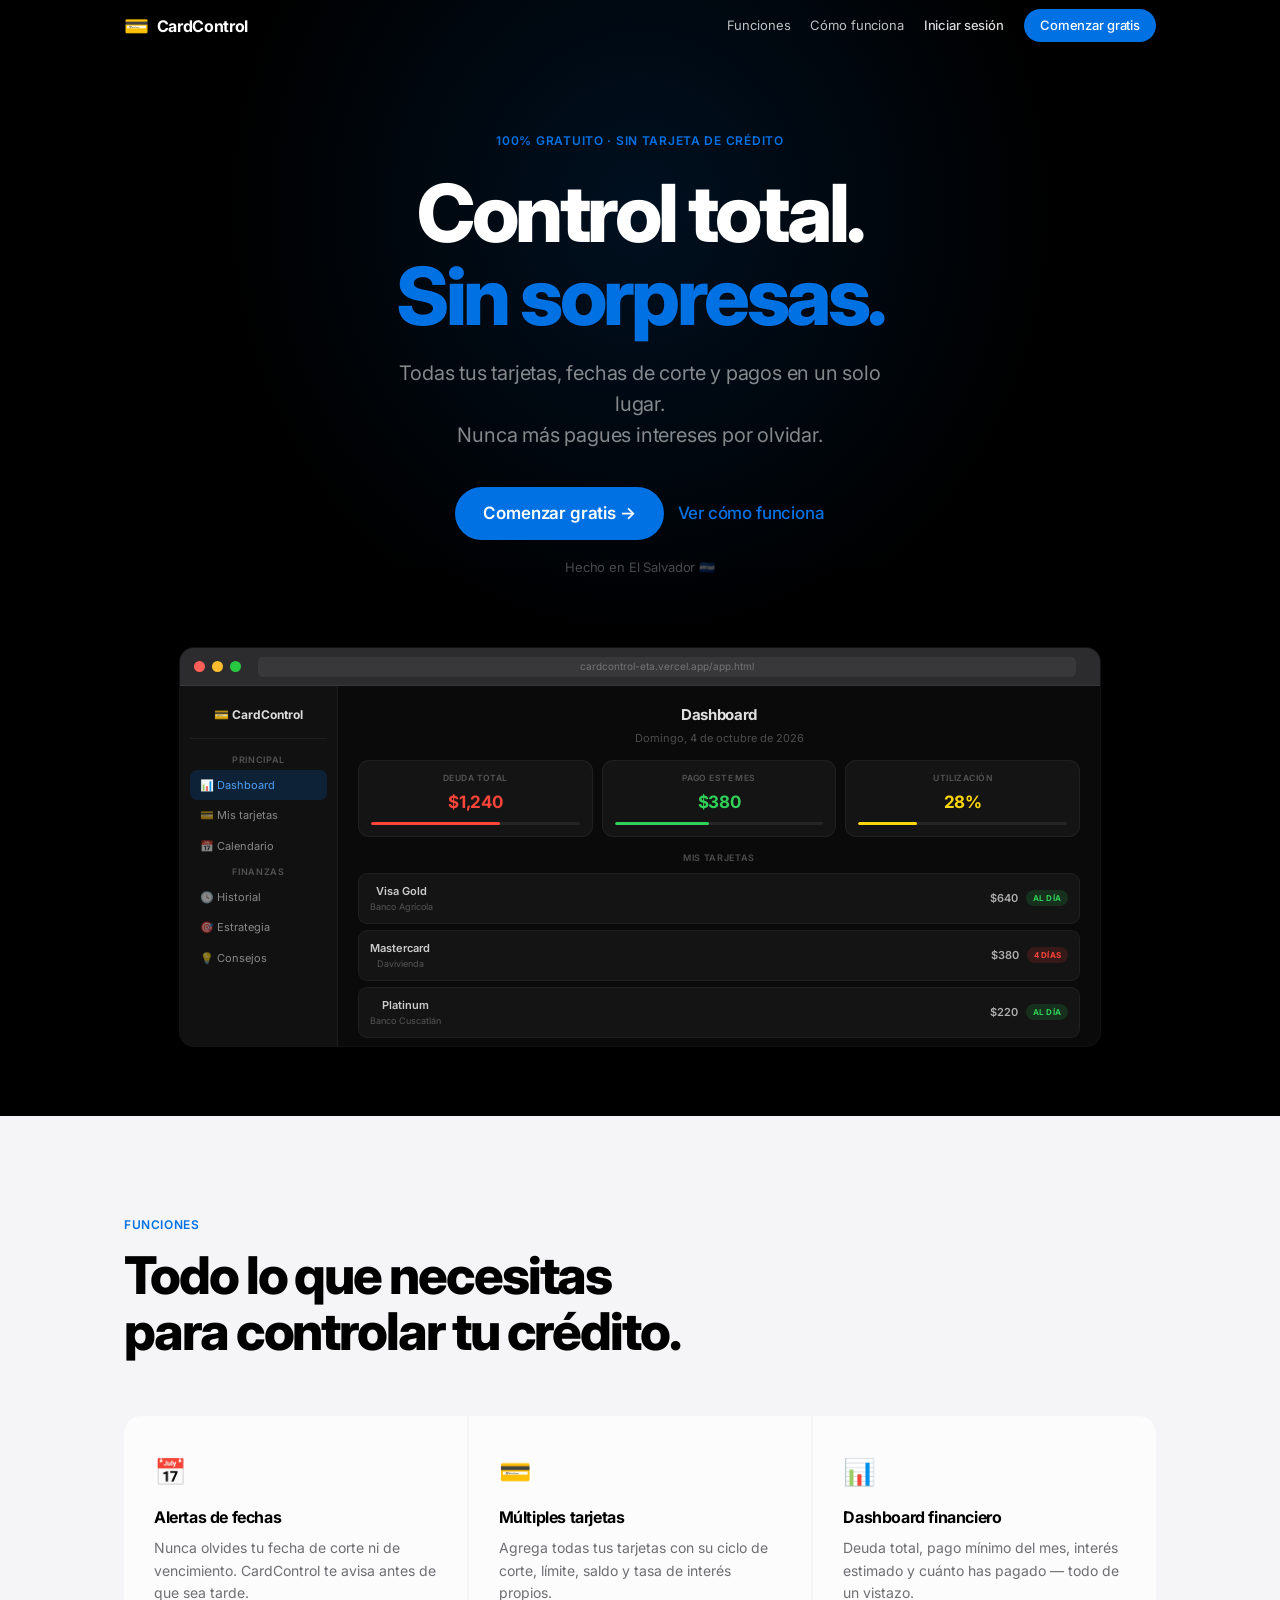
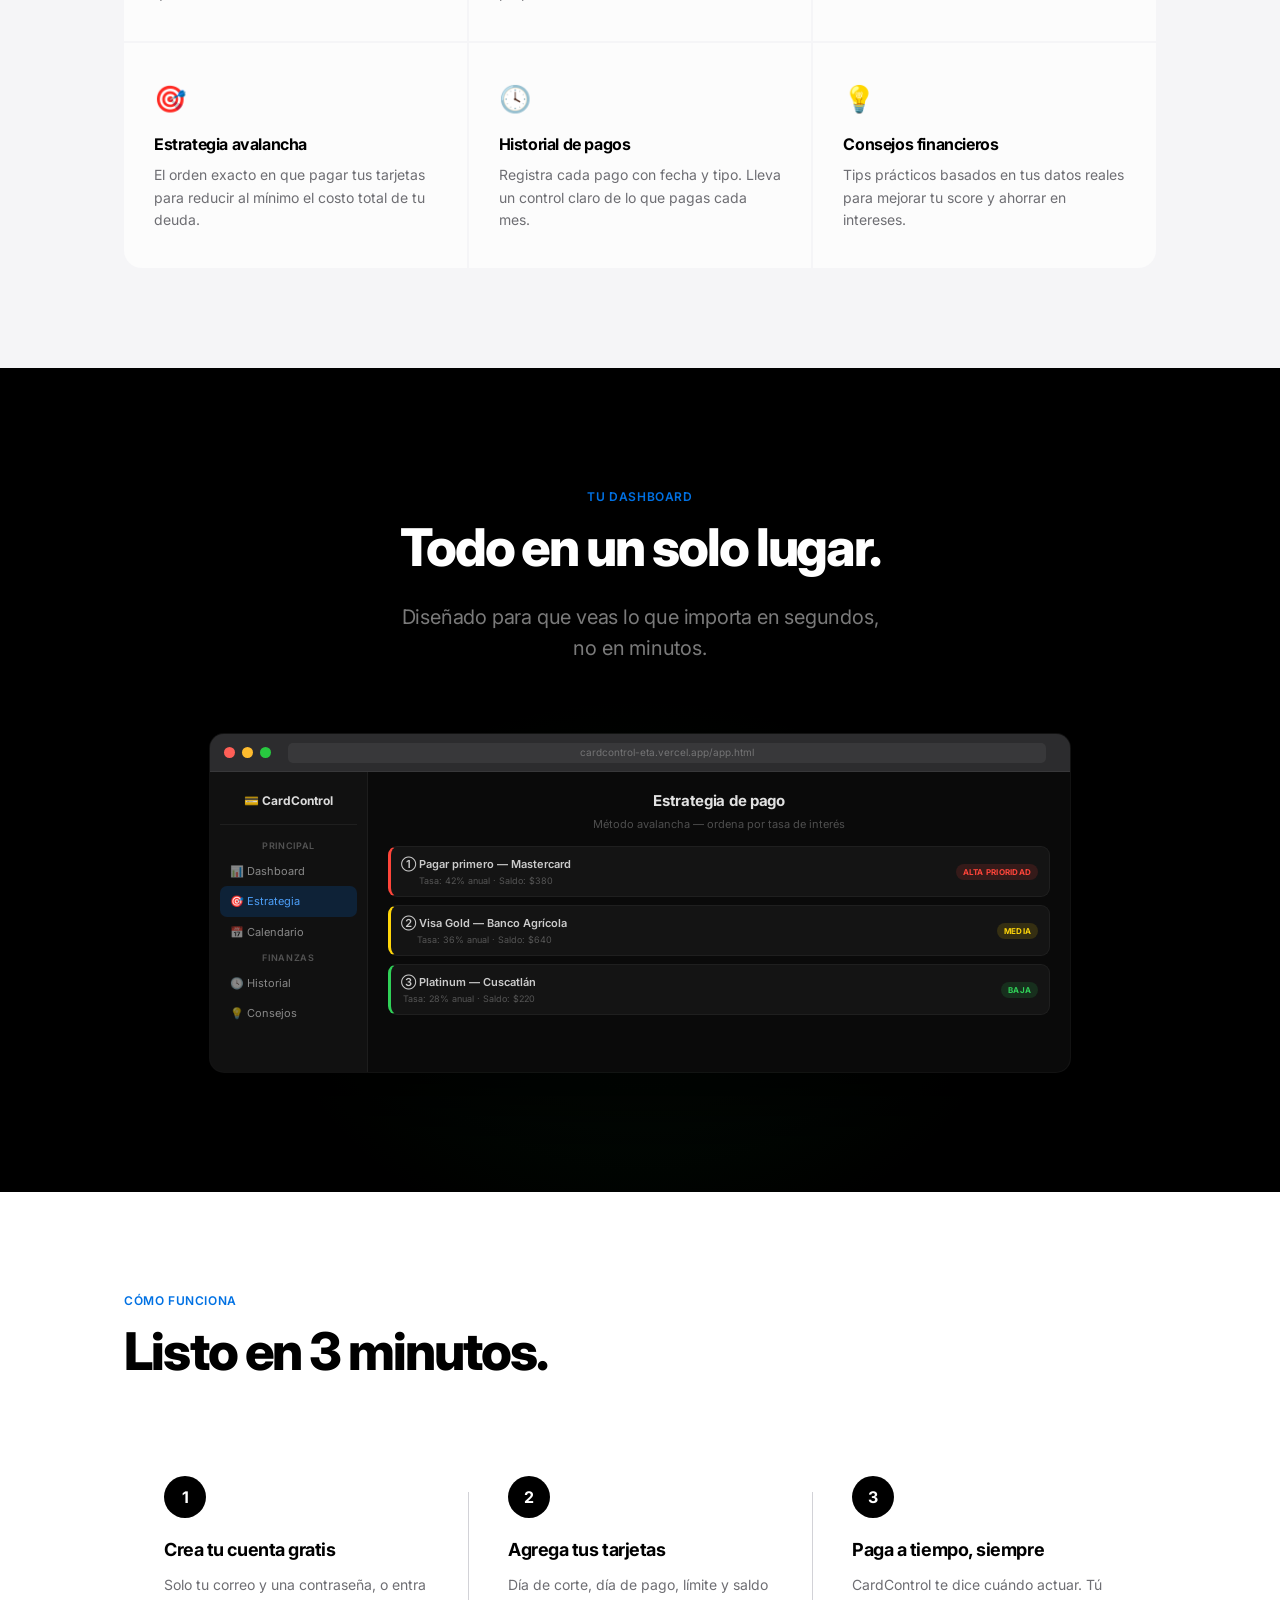
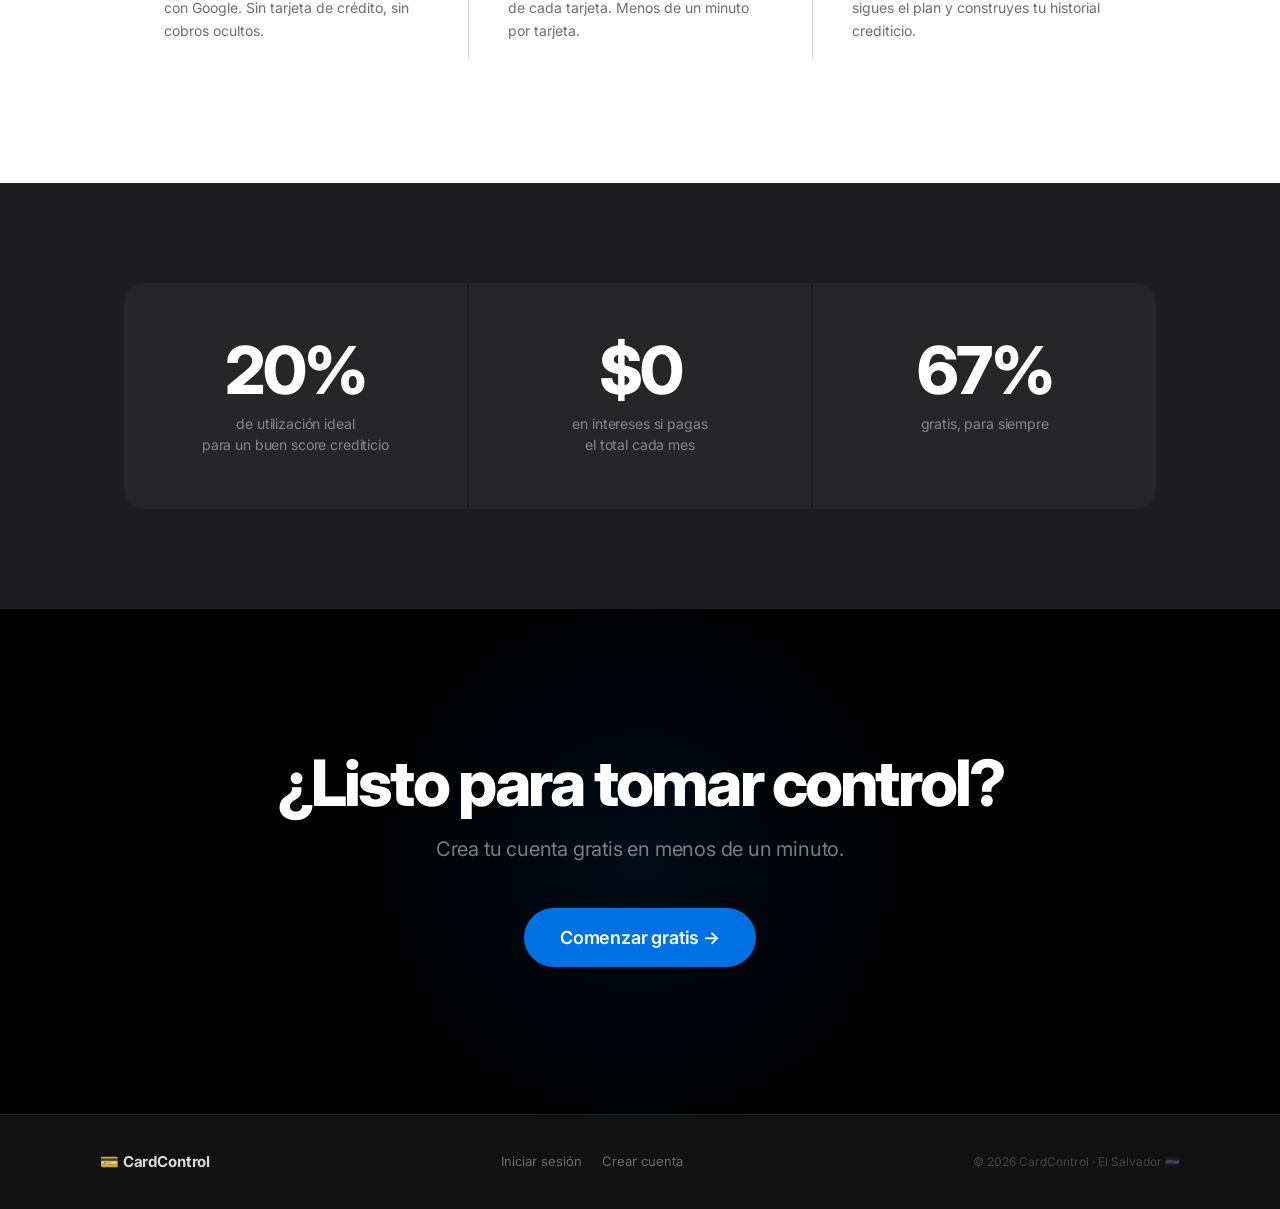
<file: index.html>
<!DOCTYPE html>
<html lang="es">
<head>
  <meta charset="UTF-8">
  <meta name="viewport" content="width=device-width, initial-scale=1.0">
  <title>CardControl — Gestiona tus tarjetas de crédito con inteligencia</title>
  <meta name="description" content="Controla tus fechas de corte y pago, evita intereses y construye un excelente historial crediticio. Gratis.">
  <link rel="preconnect" href="https://fonts.googleapis.com">
  <link rel="preconnect" href="https://fonts.gstatic.com" crossorigin>
  <link href="https://fonts.googleapis.com/css2?family=Inter:wght@400;500;600;700;800&display=swap" rel="stylesheet">
  <link rel="stylesheet" href="css/style.css">
  <link rel="stylesheet" href="css/landing.css">
</head>
<body class="landing-body">

<!-- NAV -->
<nav class="nav" id="nav">
  <div class="nav-inner">
    <a href="index.html" class="nav-logo">
      <span class="nav-logo-icon">💳</span>
      <span>CardControl</span>
    </a>
    <div class="nav-links">
      <a href="#features">Funciones</a>
      <a href="#how">Cómo funciona</a>
      <a href="login.html" class="btn-nav">Iniciar sesión</a>
      <a href="login.html?tab=register" class="btn-nav btn-nav-primary">Comenzar gratis</a>
    </div>
  </div>
</nav>

<!-- HERO -->
<section class="hero">
  <div class="hero-eyebrow">100% gratuito · Sin tarjeta de crédito</div>
  <h1 class="hero-title">
    Control total.<br>
    <span class="accent">Sin sorpresas.</span>
  </h1>
  <p class="hero-sub">
    Todas tus tarjetas, fechas de corte y pagos en un solo lugar.<br>
    Nunca más pagues intereses por olvidar.
  </p>
  <div class="hero-actions">
    <a href="login.html?tab=register" class="btn-hero-primary">Comenzar gratis →</a>
    <a href="#how" class="btn-hero-ghost">Ver cómo funciona</a>
  </div>
  <p class="hero-note">Hecho en El Salvador 🇸🇻</p>

  <!-- Dashboard mockup -->
  <div class="hero-mockup">
    <div class="mockup-browser">
      <div class="mockup-bar">
        <span class="mockup-dot"></span>
        <span class="mockup-dot"></span>
        <span class="mockup-dot"></span>
        <div class="mockup-url">cardcontrol-eta.vercel.app/app.html</div>
      </div>
      <div class="mockup-body">
        <div class="mockup-sidebar">
          <div class="msi-logo">💳 CardControl</div>
          <div class="msi-label">Principal</div>
          <div class="msi-item active">📊 Dashboard</div>
          <div class="msi-item">💳 Mis tarjetas</div>
          <div class="msi-item">📅 Calendario</div>
          <div class="msi-label">Finanzas</div>
          <div class="msi-item">🕓 Historial</div>
          <div class="msi-item">🎯 Estrategia</div>
          <div class="msi-item">💡 Consejos</div>
        </div>
        <div class="mockup-main">
          <div class="mm-header">Dashboard</div>
          <div class="mm-date">Domingo, 4 de octubre de 2026</div>
          <div class="mm-metrics">
            <div class="mm-metric">
              <div class="mm-metric-label">Deuda total</div>
              <div class="mm-metric-value red">$1,240</div>
              <div class="mm-metric-bar"><div class="mm-metric-fill" style="width:62%;background:#ff453a"></div></div>
            </div>
            <div class="mm-metric">
              <div class="mm-metric-label">Pago este mes</div>
              <div class="mm-metric-value grn">$380</div>
              <div class="mm-metric-bar"><div class="mm-metric-fill" style="width:45%;background:#30d158"></div></div>
            </div>
            <div class="mm-metric">
              <div class="mm-metric-label">Utilización</div>
              <div class="mm-metric-value amb">28%</div>
              <div class="mm-metric-bar"><div class="mm-metric-fill" style="width:28%;background:#ffd60a"></div></div>
            </div>
          </div>
          <div class="mm-cards-label">Mis tarjetas</div>
          <div class="mm-cards">
            <div class="mm-card-row">
              <div class="mm-card-info">
                <div class="mm-card-name">Visa Gold</div>
                <div class="mm-card-bank">Banco Agrícola</div>
              </div>
              <div class="mm-card-right">
                <div class="mm-card-amount">$640</div>
                <span class="mm-card-badge ok">Al día</span>
              </div>
            </div>
            <div class="mm-card-row">
              <div class="mm-card-info">
                <div class="mm-card-name">Mastercard</div>
                <div class="mm-card-bank">Davivienda</div>
              </div>
              <div class="mm-card-right">
                <div class="mm-card-amount">$380</div>
                <span class="mm-card-badge due">4 días</span>
              </div>
            </div>
            <div class="mm-card-row">
              <div class="mm-card-info">
                <div class="mm-card-name">Platinum</div>
                <div class="mm-card-bank">Banco Cuscatlán</div>
              </div>
              <div class="mm-card-right">
                <div class="mm-card-amount">$220</div>
                <span class="mm-card-badge ok">Al día</span>
              </div>
            </div>
          </div>
        </div>
      </div>
    </div>
  </div>
</section>

<!-- FEATURES -->
<section class="features" id="features" style="scroll-margin-top:52px">
  <div class="section-inner">
    <div class="section-eyebrow reveal">Funciones</div>
    <h2 class="section-title-lg dark reveal">Todo lo que necesitas<br>para controlar tu crédito.</h2>
    <div class="features-grid">
      <div class="feature-card reveal">
        <span class="feature-icon">📅</span>
        <h3>Alertas de fechas</h3>
        <p>Nunca olvides tu fecha de corte ni de vencimiento. CardControl te avisa antes de que sea tarde.</p>
      </div>
      <div class="feature-card reveal" style="transition-delay:0.06s">
        <span class="feature-icon">💳</span>
        <h3>Múltiples tarjetas</h3>
        <p>Agrega todas tus tarjetas con su ciclo de corte, límite, saldo y tasa de interés propios.</p>
      </div>
      <div class="feature-card reveal" style="transition-delay:0.12s">
        <span class="feature-icon">📊</span>
        <h3>Dashboard financiero</h3>
        <p>Deuda total, pago mínimo del mes, interés estimado y cuánto has pagado — todo de un vistazo.</p>
      </div>
      <div class="feature-card reveal" style="transition-delay:0.18s">
        <span class="feature-icon">🎯</span>
        <h3>Estrategia avalancha</h3>
        <p>El orden exacto en que pagar tus tarjetas para reducir al mínimo el costo total de tu deuda.</p>
      </div>
      <div class="feature-card reveal" style="transition-delay:0.24s">
        <span class="feature-icon">🕓</span>
        <h3>Historial de pagos</h3>
        <p>Registra cada pago con fecha y tipo. Lleva un control claro de lo que pagas cada mes.</p>
      </div>
      <div class="feature-card reveal" style="transition-delay:0.30s">
        <span class="feature-icon">💡</span>
        <h3>Consejos financieros</h3>
        <p>Tips prácticos basados en tus datos reales para mejorar tu score y ahorrar en intereses.</p>
      </div>
    </div>
  </div>
</section>

<!-- SHOWCASE -->
<section class="showcase">
  <div class="section-inner">
    <div class="section-eyebrow reveal">Tu dashboard</div>
    <h2 class="section-title-lg light reveal">Todo en un solo lugar.</h2>
    <p class="showcase-sub reveal">Diseñado para que veas lo que importa en segundos, no en minutos.</p>
    <div class="hero-mockup reveal" style="margin-top:0;max-width:860px;margin-left:auto;margin-right:auto">
      <div class="mockup-browser">
        <div class="mockup-bar">
          <span class="mockup-dot"></span>
          <span class="mockup-dot"></span>
          <span class="mockup-dot"></span>
          <div class="mockup-url">cardcontrol-eta.vercel.app/app.html</div>
        </div>
        <div class="mockup-body" style="height:300px">
          <div class="mockup-sidebar">
            <div class="msi-logo">💳 CardControl</div>
            <div class="msi-label">Principal</div>
            <div class="msi-item">📊 Dashboard</div>
            <div class="msi-item active">🎯 Estrategia</div>
            <div class="msi-item">📅 Calendario</div>
            <div class="msi-label">Finanzas</div>
            <div class="msi-item">🕓 Historial</div>
            <div class="msi-item">💡 Consejos</div>
          </div>
          <div class="mockup-main">
            <div class="mm-header">Estrategia de pago</div>
            <div class="mm-date">Método avalancha — ordena por tasa de interés</div>
            <div class="mm-cards" style="margin-top:14px;gap:8px">
              <div class="mm-card-row" style="border-left:3px solid #ff453a;padding-left:10px">
                <div class="mm-card-info">
                  <div class="mm-card-name">① Pagar primero — Mastercard</div>
                  <div class="mm-card-bank">Tasa: 42% anual · Saldo: $380</div>
                </div>
                <span class="mm-card-badge due">Alta prioridad</span>
              </div>
              <div class="mm-card-row" style="border-left:3px solid #ffd60a;padding-left:10px">
                <div class="mm-card-info">
                  <div class="mm-card-name">② Visa Gold — Banco Agrícola</div>
                  <div class="mm-card-bank">Tasa: 36% anual · Saldo: $640</div>
                </div>
                <span class="mm-card-badge" style="background:rgba(255,214,10,0.14);color:#ffd60a">Media</span>
              </div>
              <div class="mm-card-row" style="border-left:3px solid #30d158;padding-left:10px">
                <div class="mm-card-info">
                  <div class="mm-card-name">③ Platinum — Cuscatlán</div>
                  <div class="mm-card-bank">Tasa: 28% anual · Saldo: $220</div>
                </div>
                <span class="mm-card-badge ok">Baja</span>
              </div>
            </div>
          </div>
        </div>
      </div>
    </div>
  </div>
</section>

<!-- HOW IT WORKS -->
<section class="how" id="how" style="scroll-margin-top:52px">
  <div class="section-inner">
    <div class="section-eyebrow reveal">Cómo funciona</div>
    <h2 class="section-title-lg dark reveal">Listo en 3 minutos.</h2>
    <div class="steps">
      <div class="step reveal">
        <div class="step-num">1</div>
        <h3>Crea tu cuenta gratis</h3>
        <p>Solo tu correo y una contraseña, o entra con Google. Sin tarjeta de crédito, sin cobros ocultos.</p>
      </div>
      <div class="step reveal" style="transition-delay:0.12s">
        <div class="step-num">2</div>
        <h3>Agrega tus tarjetas</h3>
        <p>Día de corte, día de pago, límite y saldo de cada tarjeta. Menos de un minuto por tarjeta.</p>
      </div>
      <div class="step reveal" style="transition-delay:0.24s">
        <div class="step-num">3</div>
        <h3>Paga a tiempo, siempre</h3>
        <p>CardControl te dice cuándo actuar. Tú sigues el plan y construyes tu historial crediticio.</p>
      </div>
    </div>
  </div>
</section>

<!-- STATS -->
<section class="stats">
  <div class="section-inner">
    <div class="stats-grid">
      <div class="stat reveal" data-target="30" data-suffix="%">
        <span class="stat-value" id="stat-0">30%</span>
        <div class="stat-label">de utilización ideal<br>para un buen score crediticio</div>
      </div>
      <div class="stat reveal" style="transition-delay:0.12s">
        <span class="stat-value" id="stat-1">$0</span>
        <div class="stat-label">en intereses si pagas<br>el total cada mes</div>
      </div>
      <div class="stat reveal" style="transition-delay:0.24s" data-target="100" data-suffix="%">
        <span class="stat-value" id="stat-2">100%</span>
        <div class="stat-label">gratis, para siempre</div>
      </div>
    </div>
  </div>
</section>

<!-- CTA -->
<section class="cta">
  <div class="section-inner" style="position:relative">
    <h2 class="reveal">¿Listo para tomar control?</h2>
    <p class="reveal">Crea tu cuenta gratis en menos de un minuto.</p>
    <a href="login.html?tab=register" class="btn-cta reveal">Comenzar gratis →</a>
  </div>
</section>

<!-- FOOTER -->
<footer class="footer">
  <div class="footer-inner">
    <div class="footer-logo">💳 CardControl</div>
    <div class="footer-links">
      <a href="login.html">Iniciar sesión</a>
      <a href="login.html?tab=register">Crear cuenta</a>
    </div>
    <div class="footer-copy">© 2026 CardControl · El Salvador 🇸🇻</div>
  </div>
</footer>

<script>
// Nav: frosted glass on scroll
window.addEventListener('scroll', () => {
  document.getElementById('nav').classList.toggle('scrolled', window.scrollY > 8);
}, { passive: true });

// Smooth scroll for anchor links
document.querySelectorAll('a[href^="#"]').forEach(a => {
  a.addEventListener('click', e => {
    const target = document.querySelector(a.getAttribute('href'));
    if (!target) return;
    e.preventDefault();
    target.scrollIntoView({ behavior: 'smooth' });
  });
});

// Scroll reveal
const revealObs = new IntersectionObserver((entries) => {
  entries.forEach(e => {
    if (e.isIntersecting) {
      e.target.classList.add('visible');
      revealObs.unobserve(e.target);
    }
  });
}, { threshold: 0, rootMargin: '0px 0px -40px 0px' });
document.querySelectorAll('.reveal, .reveal-up, .reveal-left').forEach(el => revealObs.observe(el));

// Counter animation for stat numbers (isolated name to avoid conflict with motion.js)
function _statCounter(el, target, suffix) {
  const duration = 1400;
  const start = performance.now();
  function tick(now) {
    const p = Math.min((now - start) / duration, 1);
    const ease = 1 - Math.pow(1 - p, 3);
    el.textContent = Math.round(target * ease) + suffix;
    if (p < 1) requestAnimationFrame(tick);
  }
  requestAnimationFrame(tick);
}
const counterObs = new IntersectionObserver((entries) => {
  entries.forEach(e => {
    if (!e.isIntersecting) return;
    const el = e.target.querySelector('.stat-value');
    if (!el) return;
    const target = parseFloat(e.target.dataset.target);
    const suffix = e.target.dataset.suffix || '';
    if (!isNaN(target)) _statCounter(el, target, suffix);
    counterObs.unobserve(e.target);
  });
}, { threshold: 0.3 });
document.querySelectorAll('.stat[data-target]').forEach(el => counterObs.observe(el));

// Ripple on CTA buttons
document.querySelectorAll('.btn-hero-primary, .btn-cta').forEach(btn => {
  btn.addEventListener('click', function(e) {
    const r = this.getBoundingClientRect();
    const size = Math.max(r.width, r.height) * 2;
    const s = document.createElement('span');
    s.className = 'ripple-effect';
    s.style.cssText = `width:${size}px;height:${size}px;left:${e.clientX-r.left-size/2}px;top:${e.clientY-r.top-size/2}px`;
    this.appendChild(s);
    s.addEventListener('animationend', () => s.remove(), { once: true });
  });
});
</script>
<script src="js/motion.js"></script>
</body>
</html>
</file>
<file: css/style.css>
:root {
  --green: #00D26A;
  --green-dark: #00A855;
  --green-light: #E8FFF3;
  --green-text: #065F46;
  --bg: #F0F2F5;
  --surface: #FFFFFF;
  --surface-2: #F7F8FA;
  --border: #E8EAF0;
  --text: #111827;
  --text-2: #6B7280;
  --text-3: #9CA3AF;
  --danger: #EF4444;
  --danger-bg: #FEF2F2;
  --danger-text: #991B1B;
  --warning: #F59E0B;
  --warning-bg: #FFFBEB;
  --warning-text: #92400E;
  --info: #3B82F6;
  --info-bg: #EFF6FF;
  --info-text: #1E40AF;
  --dark-card: #0D1F1A;
  --radius-sm: 10px;
  --radius: 14px;
  --radius-lg: 20px;
  --shadow: 0 2px 8px rgba(0,0,0,0.06), 0 0 1px rgba(0,0,0,0.04);
  --shadow-md: 0 8px 24px rgba(0,0,0,0.10), 0 0 1px rgba(0,0,0,0.04);
  --shadow-green: 0 8px 24px rgba(0,210,106,0.30);
  --shadow-hover: 0 16px 40px rgba(0,0,0,0.12), 0 0 1px rgba(0,0,0,0.04);
}

/* ── KEYFRAMES ─────────────────────────────── */
@keyframes spin       { to { transform: rotate(360deg); } }
@keyframes fadeInUp   { from { opacity: 0; transform: translateY(18px); } to { opacity: 1; transform: translateY(0); } }
@keyframes fadeIn     { from { opacity: 0; } to { opacity: 1; } }
@keyframes slideInLeft{ from { opacity: 0; transform: translateX(-16px); } to { opacity: 1; transform: translateX(0); } }
@keyframes slideInRight{ from { opacity: 0; transform: translateX(16px); } to { opacity: 1; transform: translateX(0); } }
@keyframes scaleIn    { from { opacity: 0; transform: scale(0.94); } to { opacity: 1; transform: scale(1); } }
@keyframes pulse-ring { 0% { box-shadow: 0 0 0 0 rgba(239,68,68,0.4); } 70% { box-shadow: 0 0 0 8px rgba(239,68,68,0); } 100% { box-shadow: 0 0 0 0 rgba(239,68,68,0); } }
@keyframes pulse-green { 0% { box-shadow: 0 0 0 0 rgba(0,210,106,0.4); } 70% { box-shadow: 0 0 0 10px rgba(0,210,106,0); } 100% { box-shadow: 0 0 0 0 rgba(0,210,106,0); } }
@keyframes shimmer    { from { background-position: -600px 0; } to { background-position: 600px 0; } }
@keyframes float      { 0%,100% { transform: translateY(0); } 50% { transform: translateY(-4px); } }
@keyframes bounce-in  { 0% { transform: scale(0.8); opacity: 0; } 60% { transform: scale(1.06); } 100% { transform: scale(1); opacity: 1; } }
@keyframes slide-modal{ from { opacity: 0; transform: translateY(20px) scale(0.97); } to { opacity: 1; transform: translateY(0) scale(1); } }
@keyframes bar-fill   { from { transform: scaleX(0); } to { transform: scaleX(1); } }
@keyframes glow-green { 0%,100% { box-shadow: var(--shadow-green); } 50% { box-shadow: 0 12px 40px rgba(0,210,106,0.5); } }
@keyframes number-pop { 0% { transform: scale(1); } 50% { transform: scale(1.08); } 100% { transform: scale(1); } }
@keyframes dot-pulse  { 0%,100% { opacity: 1; transform: scale(1); } 50% { opacity: 0.6; transform: scale(0.75); } }
@keyframes badge-pop  { 0% { transform: scale(0.8); } 60% { transform: scale(1.15); } 100% { transform: scale(1); } }

* { box-sizing: border-box; margin: 0; padding: 0; }

/* ── VIEW TRANSITIONS (Chrome 111+) ────────────────── */
::view-transition-old(root) {
  animation: 180ms ease-out both vt-out;
}
::view-transition-new(root) {
  animation: 300ms cubic-bezier(0.22,1,0.36,1) both vt-in;
}
@keyframes vt-out { to { opacity: 0; transform: scale(0.98) translateY(-4px); } }
@keyframes vt-in  { from { opacity: 0; transform: scale(0.99) translateY(10px); } }

/* ── CARD SHINE OVERLAY (for 3D tilt) ──────────────── */
.card-shine {
  position: absolute;
  inset: 0;
  border-radius: inherit;
  opacity: 0;
  pointer-events: none;
  z-index: 2;
  transition: opacity 0.3s ease;
}
.card { position: relative; }

body {
  font-family: 'Inter', -apple-system, BlinkMacSystemFont, 'Segoe UI', sans-serif;
  background: var(--bg);
  color: var(--text);
  font-size: 15px;
  line-height: 1.5;
}

/* ── PAGE TRANSITIONS ──────────────────────── */
#view-content { animation: fadeIn 0.22s ease; }
.view-enter   { animation: fadeInUp 0.28s cubic-bezier(0.22,1,0.36,1) both; }

/* ── AUTH PAGE ─────────────────────────────── */
.auth-page {
  min-height: 100vh;
  display: flex; align-items: center; justify-content: center;
  background: #000; padding: 1rem;
  font-family: 'Inter', -apple-system, BlinkMacSystemFont, 'Segoe UI', sans-serif;
  position: relative;
}
.auth-page::before {
  content: '';
  position: absolute;
  top: 0; left: 50%; transform: translateX(-50%);
  width: 700px; height: 500px;
  background: radial-gradient(ellipse at 50% 0%, rgba(0,113,227,0.12) 0%, transparent 65%);
  pointer-events: none;
}

.auth-box {
  background: #141414;
  border: 1px solid rgba(255,255,255,0.09);
  border-radius: 20px;
  padding: 2.75rem 2.5rem;
  width: 100%; max-width: 420px;
  box-shadow: 0 32px 80px rgba(0,0,0,0.5), 0 0 0 1px rgba(255,255,255,0.04);
  animation: scaleIn 0.4s cubic-bezier(0.16,1,0.3,1);
  position: relative;
}

.auth-logo { text-align: center; margin-bottom: 2rem; }
.auth-logo .logo-icon {
  width: 56px; height: 56px;
  background: rgba(0,113,227,0.12);
  border: 1px solid rgba(0,113,227,0.2);
  border-radius: 14px; display: inline-flex;
  align-items: center; justify-content: center;
  font-size: 26px; margin-bottom: 14px;
}
.auth-logo h1 { font-size: 22px; font-weight: 700; color: #fff; letter-spacing: -0.03em; }
.auth-logo p  { font-size: 13px; color: rgba(255,255,255,0.4); margin-top: 4px; }

.auth-tabs {
  display: flex;
  background: rgba(255,255,255,0.06);
  border-radius: 10px; padding: 3px; margin-bottom: 1.5rem;
  border: 1px solid rgba(255,255,255,0.06);
}
.auth-tab {
  flex: 1; padding: 8px; text-align: center; font-size: 13px; font-weight: 500;
  cursor: pointer; border-radius: 8px; border: none; background: transparent;
  color: rgba(255,255,255,0.45);
  transition: all 0.2s cubic-bezier(0.22,1,0.36,1); font-family: inherit;
}
.auth-tab.active {
  background: rgba(255,255,255,0.1);
  color: #fff;
  box-shadow: 0 1px 4px rgba(0,0,0,0.3);
}

.form-group { margin-bottom: 14px; }
.form-group label { display: block; font-size: 13px; font-weight: 500; color: rgba(255,255,255,0.6); margin-bottom: 6px; }
.auth-page .form-group label { color: rgba(255,255,255,0.55); }
.form-group input, .form-group select, .form-group textarea {
  width: 100%; padding: 11px 14px; border: 1px solid rgba(255,255,255,0.1);
  border-radius: var(--radius-sm); font-size: 14px; color: #fff;
  background: rgba(255,255,255,0.06); transition: border-color 0.2s, box-shadow 0.2s, background 0.2s;
  font-family: inherit;
}
.form-group input::placeholder { color: rgba(255,255,255,0.22); }
.form-group input:focus, .form-group select:focus, .form-group textarea:focus {
  outline: none; border-color: rgba(0,113,227,0.7);
  box-shadow: 0 0 0 3px rgba(0,113,227,0.15);
  background: rgba(255,255,255,0.08);
}
.form-group textarea { resize: vertical; min-height: 60px; }
.form-row { display: grid; grid-template-columns: 1fr 1fr; gap: 12px; }

/* ── BUTTONS ───────────────────────────────── */
.btn {
  display: inline-flex; align-items: center; justify-content: center;
  gap: 6px; padding: 10px 16px; border: 1.5px solid var(--border);
  border-radius: var(--radius-sm); font-size: 14px; font-weight: 600;
  cursor: pointer; background: var(--surface); color: var(--text);
  font-family: inherit; transition: all 0.18s cubic-bezier(0.22,1,0.36,1); white-space: nowrap;
}
.btn:hover { background: var(--surface-2); transform: translateY(-1px); box-shadow: var(--shadow); }
.btn:active { transform: scale(0.96) translateY(0); }
.btn-primary { background: var(--green); color: #fff; border-color: var(--green); }
.btn-primary:hover { background: var(--green-dark); border-color: var(--green-dark); box-shadow: var(--shadow-green); }
.auth-page .btn-primary { background: #0071e3; border-color: #0071e3; }
.auth-page .btn-primary:hover { background: #0077ed; border-color: #0077ed; box-shadow: 0 6px 20px rgba(0,113,227,0.35); }
.btn-full { width: 100%; }
.btn-danger { border-color: #FECACA; color: var(--danger); }
.btn-danger:hover { background: var(--danger-bg); }
.btn-sm { padding: 6px 12px; font-size: 13px; }
.btn-ghost { border-color: transparent; }
.btn-ghost:hover { background: var(--bg); transform: none; box-shadow: none; }
.btn:disabled { opacity: 0.5; cursor: not-allowed; transform: none !important; }

.auth-error {
  background: rgba(239,68,68,0.1); color: #f87171;
  border: 1px solid rgba(239,68,68,0.25);
  border-radius: var(--radius-sm); padding: 10px 14px; font-size: 13px;
  margin-bottom: 14px; display: none;
  animation: slideInRight 0.2s ease;
}

/* ── APP LAYOUT ────────────────────────────── */
.app-layout { display: flex; min-height: 100vh; }

.sidebar {
  width: 240px; background: var(--surface); border-right: 1px solid var(--border);
  display: flex; flex-direction: column; position: fixed;
  height: 100vh; overflow-y: auto; z-index: 10;
}

.sidebar-logo {
  padding: 1.25rem; border-bottom: 1px solid var(--border);
  display: flex; align-items: center; gap: 10px;
}
.sidebar-logo .logo-icon {
  width: 36px; height: 36px; background: var(--green-light); border-radius: 10px;
  display: flex; align-items: center; justify-content: center; font-size: 18px; flex-shrink: 0;
  transition: transform 0.3s;
}
.sidebar-logo:hover .logo-icon { transform: rotate(-8deg) scale(1.1); }
.sidebar-logo span { font-size: 16px; font-weight: 800; color: var(--text); }

.sidebar-nav { padding: 12px 10px; flex: 1; }

.nav-label {
  font-size: 11px; font-weight: 700; color: var(--text-3); text-transform: uppercase;
  letter-spacing: 0.07em; padding: 0 10px; margin-bottom: 4px; margin-top: 14px;
}
.nav-label:first-child { margin-top: 0; }

.nav-item {
  display: flex; align-items: center; gap: 10px; padding: 10px 12px;
  border-radius: var(--radius-sm); font-size: 14px; color: var(--text-2);
  cursor: pointer; border: none; background: transparent; width: 100%;
  text-align: left; font-family: inherit; font-weight: 500;
  transition: all 0.18s cubic-bezier(0.22,1,0.36,1); text-decoration: none;
  position: relative; overflow: hidden;
}
.nav-item::before {
  content: ''; position: absolute; left: 0; top: 50%; width: 3px; height: 0;
  background: var(--green); border-radius: 0 2px 2px 0; transform: translateY(-50%);
  transition: height 0.2s cubic-bezier(0.22,1,0.36,1);
}
.nav-item:hover { background: var(--bg); color: var(--text); padding-left: 16px; }
.nav-item.active { background: var(--green-light); color: var(--green-text); font-weight: 700; }
.nav-item.active::before { height: 70%; }
.nav-item .icon { font-size: 17px; flex-shrink: 0; transition: transform 0.2s; }
.nav-item:hover .icon { transform: scale(1.15); }

.sidebar-footer { padding: 12px 10px; border-top: 1px solid var(--border); }

.user-info { display: flex; align-items: center; gap: 10px; padding: 8px 10px; border-radius: var(--radius-sm); margin-bottom: 6px; }
.user-avatar {
  width: 34px; height: 34px; border-radius: 50%; background: var(--green); color: #fff;
  font-size: 14px; font-weight: 700; display: flex; align-items: center; justify-content: center; flex-shrink: 0;
  animation: pulse-green 2.5s ease infinite;
}
.user-email { font-size: 12px; color: var(--text-2); overflow: hidden; text-overflow: ellipsis; white-space: nowrap; }

/* ── MAIN CONTENT ──────────────────────────── */
.main-content { margin-left: 240px; flex: 1; min-height: 100vh; display: flex; flex-direction: column; }

.page-header {
  background: var(--surface); border-bottom: 1px solid var(--border);
  padding: 1.1rem 1.75rem; display: flex; align-items: center;
  justify-content: space-between; gap: 1rem; flex-wrap: wrap;
}
.page-header h1 { font-size: 20px; font-weight: 800; }
.page-header p  { font-size: 13px; color: var(--text-2); margin-top: 1px; }

.page-body { padding: 1.5rem; flex: 1; }

/* ── ALERTS ────────────────────────────────── */
.alert {
  display: flex; align-items: flex-start; gap: 10px; padding: 12px 16px;
  border-radius: var(--radius-sm); font-size: 13px; margin-bottom: 10px;
  border: 1.5px solid; font-weight: 500;
  animation: slideInRight 0.25s cubic-bezier(0.22,1,0.36,1) both;
}
.alert-danger {
  background: var(--danger-bg); color: var(--danger-text); border-color: #FECACA;
  animation: pulse-ring 2s ease infinite, slideInRight 0.25s cubic-bezier(0.22,1,0.36,1) both;
}
.alert-warning { background: var(--warning-bg); color: var(--warning-text); border-color: #FDE68A; }
.alert-success { background: var(--green-light); color: var(--green-text); border-color: #6EE7B7; }
.alert-info    { background: var(--info-bg); color: var(--info-text); border-color: #BFDBFE; }

/* ── METRIC CARDS ──────────────────────────── */
.metrics-grid {
  display: grid; grid-template-columns: repeat(auto-fit, minmax(160px, 1fr));
  gap: 14px; margin-bottom: 1.5rem;
}
.metric-card {
  background: var(--surface); border-radius: var(--radius); padding: 1.25rem;
  box-shadow: var(--shadow); transition: transform 0.25s cubic-bezier(0.22,1,0.36,1), box-shadow 0.25s;
  animation: fadeInUp 0.35s cubic-bezier(0.22,1,0.36,1) both;
}
.metric-card:hover { transform: translateY(-4px); box-shadow: var(--shadow-hover); }
.metric-card .label { font-size: 12px; color: var(--text-2); font-weight: 600; margin-bottom: 8px; text-transform: uppercase; letter-spacing: 0.04em; }
.metric-card .value { font-size: 26px; font-weight: 800; line-height: 1; transition: transform 0.15s; }
.metric-card .sub   { font-size: 12px; color: var(--text-3); margin-top: 4px; }

.metric-card:nth-child(1) { animation-delay: 0.05s; }
.metric-card:nth-child(2) { animation-delay: 0.10s; }
.metric-card:nth-child(3) { animation-delay: 0.15s; }
.metric-card:nth-child(4) { animation-delay: 0.20s; }
.metric-card:nth-child(5) { animation-delay: 0.25s; }

/* Dark metric card */
.metric-card.dark { background: var(--dark-card); color: #fff; }
.metric-card.dark .label { color: rgba(255,255,255,0.5); }
.metric-card.dark .sub   { color: rgba(255,255,255,0.35); }
.metric-card.dark:hover  { box-shadow: 0 16px 40px rgba(0,0,0,0.35); }

/* Green metric card */
.metric-card.green {
  background: var(--green); color: #fff;
  box-shadow: var(--shadow-green);
  animation: fadeInUp 0.35s cubic-bezier(0.22,1,0.36,1) 0.10s both, glow-green 3s ease-in-out 0.5s infinite;
}
.metric-card.green .label { color: rgba(255,255,255,0.7); }
.metric-card.green .sub   { color: rgba(255,255,255,0.6); }
.metric-card.green:hover  { box-shadow: 0 20px 48px rgba(0,210,106,0.5); }

/* ── CIRCULAR PROGRESS ─────────────────────── */
.circle-wrap { position: relative; display: inline-flex; align-items: center; justify-content: center; }
.circle-wrap svg { transform: rotate(-90deg); }
.circle-wrap svg circle:last-child { transition: stroke-dashoffset 1s cubic-bezier(0.22,1,0.36,1); }
.circle-wrap .circle-label { position: absolute; text-align: center; font-weight: 800; font-size: 22px; line-height: 1; }
.circle-wrap .circle-sublabel { font-size: 11px; color: var(--text-2); font-weight: 600; margin-top: 2px; }

/* ── CARDS GRID ────────────────────────────── */
.cards-grid { display: grid; grid-template-columns: repeat(auto-fill, minmax(300px, 1fr)); gap: 16px; }
.card {
  background: var(--surface); border-radius: var(--radius); overflow: hidden;
  box-shadow: var(--shadow); transition: transform 0.25s cubic-bezier(0.22,1,0.36,1), box-shadow 0.25s;
  animation: fadeInUp 0.35s cubic-bezier(0.22,1,0.36,1) both;
}
.card:hover { transform: translateY(-5px); box-shadow: var(--shadow-hover); }
.card:nth-child(1) { animation-delay: 0.04s; }
.card:nth-child(2) { animation-delay: 0.10s; }
.card:nth-child(3) { animation-delay: 0.16s; }
.card:nth-child(4) { animation-delay: 0.22s; }
.card:nth-child(5) { animation-delay: 0.28s; }
.card:nth-child(6) { animation-delay: 0.34s; }

.card-stripe { height: 5px; }
.card-body { padding: 1.1rem 1.25rem; }
.card-header-row { display: flex; align-items: flex-start; justify-content: space-between; margin-bottom: 12px; }
.card-name { font-size: 15px; font-weight: 700; }
.card-bank { font-size: 12px; color: var(--text-2); margin-top: 2px; }

.badge {
  display: inline-block; padding: 3px 10px; border-radius: 20px;
  font-size: 11px; font-weight: 700; animation: badge-pop 0.3s cubic-bezier(0.22,1,0.36,1);
}
.badge-ok     { background: var(--green-light); color: var(--green-text); }
.badge-warn   { background: var(--warning-bg); color: var(--warning-text); }
.badge-danger {
  background: var(--danger-bg); color: var(--danger-text);
  animation: badge-pop 0.3s cubic-bezier(0.22,1,0.36,1), pulse-ring 2s ease 0.3s infinite;
}
.badge-info   { background: var(--info-bg); color: var(--info-text); }
.badge-gray   { background: var(--bg); color: var(--text-2); }

.card-row {
  display: flex; justify-content: space-between; align-items: center;
  padding: 6px 0; border-bottom: 1px solid var(--border); font-size: 13px;
  transition: background 0.15s; border-radius: 4px;
}
.card-row:hover { background: var(--surface-2); padding-left: 4px; padding-right: 4px; }
.card-row:last-of-type { border-bottom: none; }
.row-label { color: var(--text-2); display: flex; align-items: center; gap: 6px; font-weight: 500; }
.row-value { font-weight: 700; }

.progress-wrap { margin-top: 10px; }
.progress-bar { height: 6px; background: var(--bg); border-radius: 3px; overflow: hidden; margin-top: 4px; }
.progress-fill {
  height: 100%; border-radius: 3px;
  transform-origin: left;
  animation: bar-fill 0.8s cubic-bezier(0.22,1,0.36,1) both;
}
.progress-labels { display: flex; justify-content: space-between; font-size: 11px; color: var(--text-3); margin-top: 3px; }

.card-actions {
  display: flex; gap: 6px; padding: 10px 1.25rem;
  border-top: 1px solid var(--border); background: var(--surface-2); flex-wrap: wrap;
}

/* ── MODAL ─────────────────────────────────── */
.modal-overlay {
  display: none; position: fixed; inset: 0;
  background: rgba(0,0,0,0); z-index: 100;
  align-items: center; justify-content: center; padding: 1rem;
  backdrop-filter: blur(0px);
  transition: background 0.25s, backdrop-filter 0.25s;
}
.modal-overlay.open {
  display: flex;
  animation: fadeIn 0.2s ease forwards;
  background: rgba(0,0,0,0.35);
  backdrop-filter: blur(4px);
}
.modal {
  background: var(--surface); border-radius: var(--radius-lg);
  padding: 1.75rem; width: 100%; max-width: 480px;
  max-height: 90vh; overflow-y: auto; box-shadow: var(--shadow-md);
  animation: slide-modal 0.3s cubic-bezier(0.22,1,0.36,1);
}
.modal h2 { font-size: 18px; font-weight: 800; margin-bottom: 1.25rem; }
.modal-footer { display: flex; gap: 8px; justify-content: flex-end; margin-top: 1.25rem; }

/* ── SECTIONS ──────────────────────────────── */
.section-title {
  font-size: 11px; font-weight: 700; text-transform: uppercase;
  letter-spacing: 0.07em; color: var(--text-3); margin: 1.25rem 0 10px;
}
.section-title:first-child { margin-top: 0; }
.divider { height: 1px; background: var(--border); margin: 1.25rem 0; }

/* ── TIMELINE ──────────────────────────────── */
.timeline { display: flex; flex-direction: column; gap: 8px; }
.tl-item {
  display: flex; gap: 14px; align-items: flex-start; padding: 14px 16px;
  background: var(--surface); border-radius: var(--radius); box-shadow: var(--shadow);
  transition: transform 0.2s cubic-bezier(0.22,1,0.36,1), box-shadow 0.2s;
  animation: slideInLeft 0.3s cubic-bezier(0.22,1,0.36,1) both;
}
.tl-item:nth-child(1) { animation-delay: 0.05s; }
.tl-item:nth-child(2) { animation-delay: 0.10s; }
.tl-item:nth-child(3) { animation-delay: 0.15s; }
.tl-item:nth-child(4) { animation-delay: 0.20s; }
.tl-item:nth-child(5) { animation-delay: 0.25s; }
.tl-item:nth-child(6) { animation-delay: 0.30s; }
.tl-item:hover { transform: translateX(4px); box-shadow: var(--shadow-md); }
.tl-date { min-width: 44px; text-align: center; flex-shrink: 0; }
.tl-day { font-size: 24px; font-weight: 800; line-height: 1; }
.tl-mon { font-size: 11px; color: var(--text-2); text-transform: uppercase; font-weight: 600; }
.tl-dot {
  width: 9px; height: 9px; border-radius: 50%; margin-top: 6px; flex-shrink: 0;
  animation: dot-pulse 2s ease-in-out infinite;
}
.tl-body { flex: 1; }
.tl-title { font-size: 14px; font-weight: 700; display: flex; align-items: center; gap: 8px; }
.tl-sub { font-size: 12px; color: var(--text-2); margin-top: 4px; line-height: 1.5; }

/* ── HISTORY ───────────────────────────────── */
.hist-list { display: flex; flex-direction: column; gap: 8px; margin-bottom: 1.5rem; }
.hist-item {
  display: flex; justify-content: space-between; align-items: center;
  padding: 12px 16px; background: var(--surface); border-radius: var(--radius);
  font-size: 13px; box-shadow: var(--shadow);
  transition: transform 0.2s, box-shadow 0.2s;
  animation: fadeInUp 0.3s cubic-bezier(0.22,1,0.36,1) both;
}
.hist-item:hover { transform: translateX(4px); box-shadow: var(--shadow-md); }

/* ── STRATEGY ──────────────────────────────── */
.strategy-card {
  background: var(--surface); border-radius: var(--radius); padding: 16px;
  margin-bottom: 10px; display: flex; gap: 14px; align-items: flex-start;
  box-shadow: var(--shadow); transition: transform 0.2s, box-shadow 0.2s;
  animation: fadeInUp 0.3s cubic-bezier(0.22,1,0.36,1) both;
}
.strategy-card:hover { transform: translateY(-3px); box-shadow: var(--shadow-md); }
.strategy-rank {
  width: 32px; height: 32px; border-radius: 50%; display: flex; align-items: center;
  justify-content: center; font-size: 14px; font-weight: 800; flex-shrink: 0;
  background: var(--green-light); color: var(--green-text); transition: transform 0.2s;
}
.strategy-card:hover .strategy-rank { transform: scale(1.12) rotate(5deg); }

/* ── TIPS ──────────────────────────────────── */
.tips-grid { display: grid; grid-template-columns: repeat(auto-fill, minmax(260px, 1fr)); gap: 14px; }
.tip-card {
  background: var(--surface); border-radius: var(--radius); padding: 18px;
  box-shadow: var(--shadow); transition: transform 0.25s cubic-bezier(0.22,1,0.36,1), box-shadow 0.25s;
  animation: fadeInUp 0.3s cubic-bezier(0.22,1,0.36,1) both;
}
.tip-card:hover { transform: translateY(-4px); box-shadow: var(--shadow-hover); }
.tip-card:nth-child(1) { animation-delay: 0.04s; }
.tip-card:nth-child(2) { animation-delay: 0.08s; }
.tip-card:nth-child(3) { animation-delay: 0.12s; }
.tip-card:nth-child(4) { animation-delay: 0.16s; }
.tip-card:nth-child(5) { animation-delay: 0.20s; }
.tip-card:nth-child(6) { animation-delay: 0.24s; }
.tip-card:nth-child(7) { animation-delay: 0.28s; }
.tip-card:nth-child(8) { animation-delay: 0.32s; }
.tip-icon { font-size: 26px; margin-bottom: 10px; display: inline-block; transition: transform 0.3s; }
.tip-card:hover .tip-icon { transform: scale(1.2) rotate(-5deg); }
.tip-title { font-size: 14px; font-weight: 700; margin-bottom: 6px; }
.tip-text  { font-size: 13px; color: var(--text-2); line-height: 1.6; }

/* ── EMPTY STATE ───────────────────────────── */
.empty-state { text-align: center; padding: 3rem 1rem; color: var(--text-2); animation: fadeInUp 0.4s ease; }
.empty-state .icon { font-size: 44px; margin-bottom: 14px; display: inline-block; animation: float 3s ease-in-out infinite; }
.empty-state h3 { font-size: 17px; font-weight: 800; color: var(--text); margin-bottom: 6px; }
.empty-state p { font-size: 14px; }

/* ── SKELETON LOADING ──────────────────────── */
.skeleton {
  background: linear-gradient(90deg, var(--border) 25%, var(--surface-2) 50%, var(--border) 75%);
  background-size: 600px 100%; border-radius: 6px;
  animation: shimmer 1.4s ease-in-out infinite;
}
.skeleton-text  { height: 14px; width: 80%; margin-bottom: 8px; }
.skeleton-title { height: 28px; width: 50%; margin-bottom: 12px; }
.skeleton-card  { height: 140px; border-radius: var(--radius); margin-bottom: 14px; }

/* ── UTILS ─────────────────────────────────── */
.text-green  { color: var(--green-text); }
.text-danger { color: var(--danger); }
.text-muted  { color: var(--text-2); }
.text-sm     { font-size: 13px; }
.fw-bold     { font-weight: 700; }
.flex        { display: flex; }
.gap-2       { gap: 8px; }
.gap-3       { gap: 12px; }
.flex-wrap   { flex-wrap: wrap; }
.items-center { align-items: center; }
.mt-1 { margin-top: 6px; }
.mt-2 { margin-top: 10px; }
.mt-3 { margin-top: 1rem; }

/* ── SPINNER ───────────────────────────────── */
.spinner {
  width: 20px; height: 20px; border: 2px solid var(--border);
  border-top-color: var(--green); border-radius: 50%;
  animation: spin 0.6s linear infinite; display: inline-block;
}
.page-loading { display: flex; align-items: center; justify-content: center; min-height: 200px; gap: 10px; color: var(--text-2); font-size: 14px; }

/* ── ACCENT COLORS ─────────────────────────── */
.accent-blue   { background: #3B82F6; }
.accent-teal   { background: #0D9488; }
.accent-purple { background: #7C3AED; }
.accent-coral  { background: #F97316; }
.accent-amber  { background: #F59E0B; }
.accent-pink   { background: #EC4899; }
.accent-green  { background: var(--green); }

/* ── RIPPLE ON CLICK ───────────────────────── */
.ripple { position: relative; overflow: hidden; }
.ripple-effect {
  position: absolute; border-radius: 50%; background: rgba(255,255,255,0.35);
  transform: scale(0); animation: ripple-anim 0.5s linear; pointer-events: none;
}
@keyframes ripple-anim { to { transform: scale(4); opacity: 0; } }

/* ── RESPONSIVE ────────────────────────────── */
@media (max-width: 768px) {
  .sidebar { transform: translateX(-100%); transition: transform 0.25s cubic-bezier(0.22,1,0.36,1); }
  .sidebar.open { transform: translateX(0); }
  .main-content { margin-left: 0; }
  .form-row { grid-template-columns: 1fr; }
  .metrics-grid { grid-template-columns: 1fr 1fr; }
}


/* Google OAuth button */
.btn-google {
  display: flex;
  align-items: center;
  justify-content: center;
  gap: 10px;
  width: 100%;
  padding: 11px 16px;
  background: rgba(255,255,255,0.06);
  border: 1px solid rgba(255,255,255,0.1);
  border-radius: 10px;
  font-size: 14px;
  font-weight: 500;
  color: rgba(255,255,255,0.85);
  cursor: pointer;
  transition: background 0.2s, border-color 0.2s, transform 0.2s;
  margin-top: 8px;
  font-family: inherit;
}
.btn-google:hover {
  background: rgba(255,255,255,0.1);
  border-color: rgba(255,255,255,0.18);
  transform: translateY(-1px);
}
.btn-google:active { transform: scale(0.98); }
.btn-google:disabled { opacity: 0.5; cursor: not-allowed; transform: none; }
</file>
<file: css/landing.css>
/* landing.css — Apple-inspired redesign */

/* ── TOKENS ─────────────────────────────────────── */
:root {
  --cc-black:  #000000;
  --cc-white:  #ffffff;
  --cc-grey1:  #1d1d1f;
  --cc-grey2:  #6e6e73;
  --cc-grey3:  #f5f5f7;
  --cc-grey4:  #d2d2d7;
  --cc-blue:   #0071e3;
  --cc-blue-h: #0077ed;
  --cc-green:  #30d158;
  --cc-nav-h:  52px;
  --ease-expo: cubic-bezier(0.16, 1, 0.3, 1);
  --ease-spring: cubic-bezier(0.34, 1.56, 0.64, 1);
}

/* ── BASE ───────────────────────────────────────── */
*, *::before, *::after { box-sizing: border-box; margin: 0; padding: 0; }
html { scroll-behavior: smooth; }

body.landing-body {
  font-family: 'Inter', -apple-system, BlinkMacSystemFont, 'Segoe UI', sans-serif;
  background: var(--cc-black);
  color: var(--cc-white);
  -webkit-font-smoothing: antialiased;
  overflow-x: hidden;
}

/* ── NAV ────────────────────────────────────────── */
.nav {
  position: fixed;
  top: 0; left: 0; right: 0;
  height: var(--cc-nav-h);
  z-index: 200;
  transition: background 0.35s ease, border-color 0.35s ease;
  border-bottom: 1px solid transparent;
}
.nav.scrolled {
  background: rgba(0,0,0,0.78);
  backdrop-filter: saturate(180%) blur(20px);
  -webkit-backdrop-filter: saturate(180%) blur(20px);
  border-color: rgba(255,255,255,0.08);
}
.nav-inner {
  max-width: 1080px;
  margin: 0 auto;
  height: 100%;
  padding: 0 24px;
  display: flex;
  align-items: center;
  justify-content: space-between;
}
.nav-logo {
  display: flex;
  align-items: center;
  gap: 8px;
  text-decoration: none;
  color: var(--cc-white);
  font-size: 16px;
  font-weight: 700;
  letter-spacing: -0.02em;
}
.nav-logo-icon { font-size: 20px; line-height: 1; }
.nav-links {
  display: flex;
  align-items: center;
  gap: 20px;
}
.nav-links a {
  font-size: 13px;
  font-weight: 400;
  color: rgba(255,255,255,0.75);
  text-decoration: none;
  letter-spacing: -0.01em;
  transition: color 0.2s;
}
.nav-links a:hover { color: var(--cc-white); }
.btn-nav {
  color: rgba(255,255,255,0.85) !important;
  font-weight: 500 !important;
}
.btn-nav-primary {
  background: var(--cc-blue) !important;
  color: var(--cc-white) !important;
  padding: 7px 16px;
  border-radius: 980px;
  font-weight: 500 !important;
  transition: background 0.2s, transform 0.25s var(--ease-expo) !important;
  border: none !important;
}
.btn-nav-primary:hover {
  background: var(--cc-blue-h) !important;
  transform: scale(1.04) !important;
}

/* ── HERO ───────────────────────────────────────── */
.hero {
  min-height: 100svh;
  display: flex;
  flex-direction: column;
  align-items: center;
  justify-content: center;
  padding: calc(var(--cc-nav-h) + 80px) 24px 70px;
  text-align: center;
  background: var(--cc-black);
  position: relative;
  overflow: hidden;
}
.hero::before {
  content: '';
  position: absolute;
  top: 0; left: 50%;
  transform: translateX(-50%);
  width: 900px; height: 700px;
  background: radial-gradient(ellipse at 50% 30%, rgba(0,113,227,0.14) 0%, transparent 65%);
  pointer-events: none;
}
.hero-eyebrow {
  font-size: 12px;
  font-weight: 600;
  letter-spacing: 0.06em;
  text-transform: uppercase;
  color: var(--cc-blue);
  margin-bottom: 22px;
  opacity: 0;
  animation: fade-up 0.6s var(--ease-expo) 0.1s forwards;
}
.hero-title {
  font-size: clamp(52px, 7.5vw, 80px);
  font-weight: 800;
  line-height: 1.035;
  letter-spacing: -0.044em;
  color: var(--cc-white);
  margin-bottom: 20px;
  max-width: 780px;
  opacity: 0;
  animation: fade-up 0.7s var(--ease-expo) 0.2s forwards;
}
.hero-title .accent { color: var(--cc-blue); }
.hero-sub {
  font-size: clamp(16px, 1.8vw, 20px);
  font-weight: 400;
  line-height: 1.55;
  color: rgba(255,255,255,0.52);
  max-width: 520px;
  margin: 0 auto 36px;
  letter-spacing: -0.01em;
  opacity: 0;
  animation: fade-up 0.7s var(--ease-expo) 0.3s forwards;
}
.hero-actions {
  display: flex;
  gap: 14px;
  align-items: center;
  justify-content: center;
  flex-wrap: wrap;
  opacity: 0;
  animation: fade-up 0.7s var(--ease-expo) 0.4s forwards;
}
.hero-note {
  font-size: 13px;
  color: rgba(255,255,255,0.28);
  margin-top: 18px;
  letter-spacing: -0.01em;
  opacity: 0;
  animation: fade-up 0.6s var(--ease-expo) 0.5s forwards;
}
.btn-hero-primary {
  background: var(--cc-blue);
  color: var(--cc-white);
  padding: 14px 28px;
  border-radius: 980px;
  font-size: 17px;
  font-weight: 600;
  text-decoration: none;
  letter-spacing: -0.01em;
  position: relative;
  overflow: hidden;
  display: inline-block;
  transition: background 0.2s, transform 0.25s var(--ease-expo), box-shadow 0.25s;
}
.btn-hero-primary:hover {
  background: var(--cc-blue-h);
  transform: scale(1.04);
  box-shadow: 0 8px 32px rgba(0,113,227,0.38);
}
.btn-hero-primary:active { transform: scale(0.97); }
.btn-hero-ghost {
  color: var(--cc-blue);
  font-size: 17px;
  font-weight: 500;
  text-decoration: none;
  letter-spacing: -0.01em;
  transition: color 0.2s;
}
.btn-hero-ghost:hover { color: var(--cc-blue-h); }

/* ── HERO MOCKUP ────────────────────────────────── */
.hero-mockup {
  margin-top: 70px;
  width: 100%;
  max-width: 920px;
  opacity: 0;
  animation: mockup-rise 0.9s var(--ease-expo) 0.55s forwards;
}
@keyframes mockup-rise {
  from { opacity: 0; transform: translateY(44px) scale(0.97); }
  to   { opacity: 1; transform: translateY(0) scale(1); }
}
.mockup-browser {
  background: #1c1c1e;
  border-radius: 14px;
  overflow: hidden;
  box-shadow:
    0 0 0 1px rgba(255,255,255,0.07),
    0 40px 100px rgba(0,0,0,0.65),
    0 20px 40px rgba(0,0,0,0.4);
}
.mockup-bar {
  height: 38px;
  background: #2c2c2e;
  display: flex;
  align-items: center;
  padding: 0 14px;
  gap: 7px;
  border-bottom: 1px solid rgba(255,255,255,0.06);
  flex-shrink: 0;
}
.mockup-dot { width: 11px; height: 11px; border-radius: 50%; }
.mockup-dot:nth-child(1) { background: #ff5f57; }
.mockup-dot:nth-child(2) { background: #febc2e; }
.mockup-dot:nth-child(3) { background: #28c840; }
.mockup-url {
  flex: 1;
  height: 20px;
  background: rgba(255,255,255,0.06);
  border-radius: 5px;
  margin: 0 10px;
  display: flex;
  align-items: center;
  justify-content: center;
  font-size: 10px;
  color: rgba(255,255,255,0.3);
  letter-spacing: 0;
}
.mockup-body {
  display: flex;
  height: 360px;
}
.mockup-sidebar {
  width: 158px;
  background: #111;
  padding: 14px 10px;
  border-right: 1px solid rgba(255,255,255,0.05);
  flex-shrink: 0;
}
.msi-logo {
  font-size: 12px;
  font-weight: 700;
  color: rgba(255,255,255,0.85);
  padding: 6px 8px 14px;
  border-bottom: 1px solid rgba(255,255,255,0.06);
  margin-bottom: 10px;
}
.msi-label {
  font-size: 9px;
  font-weight: 600;
  text-transform: uppercase;
  letter-spacing: 0.07em;
  color: rgba(255,255,255,0.28);
  padding: 4px 8px 3px;
}
.msi-item {
  padding: 7px 10px;
  border-radius: 7px;
  font-size: 11px;
  color: rgba(255,255,255,0.5);
  display: flex;
  align-items: center;
  gap: 8px;
  cursor: default;
}
.msi-item.active {
  background: rgba(0,113,227,0.18);
  color: #4d9ff8;
}
.mockup-main {
  flex: 1;
  background: #0a0a0a;
  padding: 18px 20px;
  overflow: hidden;
}
.mm-header { font-size: 15px; font-weight: 700; color: rgba(255,255,255,0.88); margin-bottom: 3px; letter-spacing: -0.02em; }
.mm-date { font-size: 11px; color: rgba(255,255,255,0.28); margin-bottom: 14px; }
.mm-metrics { display: grid; grid-template-columns: repeat(3,1fr); gap: 9px; margin-bottom: 14px; }
.mm-metric {
  background: #141414;
  border: 1px solid rgba(255,255,255,0.05);
  border-radius: 11px;
  padding: 11px 12px;
}
.mm-metric-label {
  font-size: 8.5px;
  font-weight: 600;
  text-transform: uppercase;
  letter-spacing: 0.05em;
  color: rgba(255,255,255,0.28);
  margin-bottom: 5px;
}
.mm-metric-value { font-size: 17px; font-weight: 700; letter-spacing: -0.02em; }
.mm-metric-value.red { color: #ff453a; }
.mm-metric-value.grn { color: var(--cc-green); }
.mm-metric-value.amb { color: #ffd60a; }
.mm-metric-bar { height: 3px; background: rgba(255,255,255,0.07); border-radius: 2px; margin-top: 7px; overflow: hidden; }
.mm-metric-fill { height: 100%; border-radius: 2px; }
.mm-cards-label {
  font-size: 9px;
  font-weight: 600;
  text-transform: uppercase;
  letter-spacing: 0.07em;
  color: rgba(255,255,255,0.28);
  margin-bottom: 8px;
}
.mm-cards { display: flex; flex-direction: column; gap: 6px; }
.mm-card-row {
  background: #141414;
  border: 1px solid rgba(255,255,255,0.05);
  border-radius: 9px;
  padding: 9px 11px;
  display: flex;
  align-items: center;
  justify-content: space-between;
}
.mm-card-info {}
.mm-card-name { font-size: 11px; font-weight: 600; color: rgba(255,255,255,0.78); }
.mm-card-bank { font-size: 9px; color: rgba(255,255,255,0.28); margin-top: 1px; }
.mm-card-right { display: flex; align-items: center; gap: 8px; }
.mm-card-amount { font-size: 11px; font-weight: 600; color: rgba(255,255,255,0.65); }
.mm-card-badge {
  font-size: 8px;
  font-weight: 700;
  padding: 2px 7px;
  border-radius: 10px;
  text-transform: uppercase;
  letter-spacing: 0.03em;
}
.mm-card-badge.ok  { background: rgba(48,209,88,0.14); color: var(--cc-green); }
.mm-card-badge.due { background: rgba(255,69,58,0.14);  color: #ff453a; }

/* ── SECTION SHARED ─────────────────────────────── */
.section-inner { max-width: 1080px; margin: 0 auto; padding: 0 24px; }
.section-eyebrow {
  font-size: 12px;
  font-weight: 600;
  letter-spacing: 0.05em;
  text-transform: uppercase;
  color: var(--cc-blue);
  margin-bottom: 14px;
}
.section-title-lg {
  font-size: clamp(34px, 4.5vw, 52px);
  font-weight: 800;
  letter-spacing: -0.04em;
  line-height: 1.08;
  margin-bottom: 56px;
}
.section-title-lg.dark  { color: var(--cc-black); }
.section-title-lg.light { color: var(--cc-white); }

/* ── FEATURES ───────────────────────────────────── */
.features {
  background: var(--cc-grey3);
  padding: 100px 24px;
  color: var(--cc-black);
}
.features-grid {
  display: grid;
  grid-template-columns: repeat(3, 1fr);
  gap: 2px;
  border-radius: 18px;
  overflow: hidden;
}
.feature-card {
  background: rgba(255,255,255,0.7);
  padding: 36px 30px;
  transition: background 0.2s;
  position: relative;
  overflow: hidden;
}
.feature-card:hover { background: #fff; }
.feature-card::after {
  content: '';
  position: absolute;
  bottom: 0; left: 0; right: 0;
  height: 2px;
  background: var(--cc-blue);
  transform: scaleX(0);
  transform-origin: left;
  transition: transform 0.35s var(--ease-expo);
}
.feature-card:hover::after { transform: scaleX(1); }
.feature-icon {
  font-size: 26px;
  margin-bottom: 14px;
  display: block;
  transition: transform 0.3s var(--ease-spring);
}
.feature-card:hover .feature-icon { transform: scale(1.18) rotate(-5deg); }
.feature-card h3 {
  font-size: 16px;
  font-weight: 700;
  letter-spacing: -0.025em;
  color: var(--cc-black);
  margin-bottom: 8px;
}
.feature-card p { font-size: 14px; line-height: 1.62; color: var(--cc-grey2); }

/* ── SHOWCASE ───────────────────────────────────── */
.showcase {
  background: var(--cc-black);
  padding: 120px 24px;
  text-align: center;
  position: relative;
  overflow: hidden;
}
.showcase::before {
  content: '';
  position: absolute;
  bottom: -10%; left: 50%;
  transform: translateX(-50%);
  width: 800px; height: 600px;
  background: radial-gradient(ellipse at center, rgba(48,209,88,0.07) 0%, transparent 70%);
  pointer-events: none;
}
.showcase-sub {
  font-size: clamp(16px, 1.8vw, 20px);
  color: rgba(255,255,255,0.48);
  max-width: 500px;
  margin: -30px auto 70px;
  line-height: 1.55;
  letter-spacing: -0.01em;
}

/* ── HOW IT WORKS ───────────────────────────────── */
.how {
  background: var(--cc-white);
  padding: 100px 24px;
  color: var(--cc-black);
}
.steps {
  display: grid;
  grid-template-columns: repeat(3, 1fr);
  gap: 0;
}
.step { padding: 40px; position: relative; }
.step + .step::before {
  content: '';
  position: absolute;
  top: 56px; left: 0;
  width: 1px; height: calc(100% - 80px);
  background: var(--cc-grey4);
}
.step-num {
  width: 42px; height: 42px;
  border-radius: 50%;
  background: var(--cc-black);
  color: var(--cc-white);
  font-size: 16px;
  font-weight: 700;
  display: flex;
  align-items: center;
  justify-content: center;
  margin-bottom: 18px;
  transition: transform 0.3s var(--ease-spring), background 0.2s;
}
.step:hover .step-num { transform: scale(1.12); background: var(--cc-blue); }
.step h3 {
  font-size: 18px;
  font-weight: 700;
  letter-spacing: -0.025em;
  color: var(--cc-black);
  margin-bottom: 10px;
}
.step p { font-size: 14px; line-height: 1.65; color: var(--cc-grey2); }
.step-arrow { display: none; }

/* ── STATS ──────────────────────────────────────── */
.stats {
  background: var(--cc-grey1);
  padding: 100px 24px;
}
.stats-grid {
  display: grid;
  grid-template-columns: repeat(3, 1fr);
  gap: 2px;
  border-radius: 20px;
  overflow: hidden;
}
.stat {
  background: rgba(255,255,255,0.04);
  padding: 54px 36px;
  text-align: center;
  transition: background 0.2s;
}
.stat:hover { background: rgba(255,255,255,0.07); }
.stat-value {
  font-size: clamp(46px, 6vw, 66px);
  font-weight: 800;
  letter-spacing: -0.044em;
  line-height: 1;
  color: var(--cc-white);
  display: block;
  margin-bottom: 10px;
}
.stat-label {
  font-size: 14px;
  color: rgba(255,255,255,0.45);
  line-height: 1.5;
  letter-spacing: -0.01em;
}

/* ── CTA ────────────────────────────────────────── */
.cta {
  background: var(--cc-black);
  padding: 140px 24px;
  text-align: center;
  position: relative;
  overflow: hidden;
}
.cta::before {
  content: '';
  position: absolute;
  top: 50%; left: 50%;
  transform: translate(-50%, -50%);
  width: 600px; height: 600px;
  background: radial-gradient(circle, rgba(0,113,227,0.10) 0%, transparent 65%);
  animation: pulse-glow 5s ease-in-out infinite;
  pointer-events: none;
}
.cta h2 {
  font-size: clamp(40px, 6vw, 64px);
  font-weight: 800;
  letter-spacing: -0.044em;
  line-height: 1.06;
  color: var(--cc-white);
  margin-bottom: 18px;
  position: relative;
}
.cta p {
  font-size: clamp(16px, 1.8vw, 20px);
  color: rgba(255,255,255,0.48);
  margin-bottom: 44px;
  letter-spacing: -0.01em;
  position: relative;
}
.btn-cta {
  background: var(--cc-blue);
  color: var(--cc-white);
  padding: 16px 36px;
  border-radius: 980px;
  font-size: 18px;
  font-weight: 600;
  letter-spacing: -0.01em;
  text-decoration: none;
  display: inline-block;
  position: relative;
  overflow: hidden;
  transition: background 0.2s, transform 0.25s var(--ease-expo), box-shadow 0.25s;
}
.btn-cta:hover {
  background: var(--cc-blue-h);
  transform: scale(1.04);
  box-shadow: 0 12px 40px rgba(0,113,227,0.40);
}
.btn-cta:active { transform: scale(0.97); }

/* ── FOOTER ─────────────────────────────────────── */
.footer {
  background: #111;
  padding: 36px 24px;
  border-top: 1px solid rgba(255,255,255,0.06);
}
.footer-inner {
  max-width: 1080px;
  margin: 0 auto;
  display: flex;
  align-items: center;
  justify-content: space-between;
  flex-wrap: wrap;
  gap: 14px;
}
.footer-logo { font-size: 15px; font-weight: 700; color: rgba(255,255,255,0.85); letter-spacing: -0.01em; }
.footer-links { display: flex; gap: 20px; }
.footer-links a { font-size: 13px; color: rgba(255,255,255,0.38); text-decoration: none; transition: color 0.2s; }
.footer-links a:hover { color: rgba(255,255,255,0.8); }
.footer-copy { font-size: 12px; color: rgba(255,255,255,0.22); }

/* ── SCROLL REVEAL ──────────────────────────────── */
.reveal, .reveal-up {
  opacity: 0;
  transform: translateY(28px);
  transition: opacity 0.7s var(--ease-expo), transform 0.7s var(--ease-expo);
}
.reveal-left {
  opacity: 0;
  transform: translateX(-28px);
  transition: opacity 0.7s var(--ease-expo), transform 0.7s var(--ease-expo);
}
.reveal.visible, .reveal-up.visible, .reveal-left.visible {
  opacity: 1;
  transform: none;
}

/* ── RIPPLE ─────────────────────────────────────── */
.ripple-effect {
  position: absolute;
  border-radius: 50%;
  background: rgba(255,255,255,0.2);
  transform: scale(0);
  animation: ripple-anim 0.55s linear;
  pointer-events: none;
}
@keyframes ripple-anim { to { transform: scale(1); opacity: 0; } }

/* ── KEYFRAMES ──────────────────────────────────── */
@keyframes fade-up {
  from { opacity: 0; transform: translateY(22px); }
  to   { opacity: 1; transform: translateY(0); }
}
@keyframes pulse-glow {
  0%,100% { opacity: 0.6; transform: translate(-50%,-50%) scale(1); }
  50%      { opacity: 1;   transform: translate(-50%,-50%) scale(1.15); }
}

/* ── RESPONSIVE ─────────────────────────────────── */
@media (max-width: 860px) {
  .features-grid { grid-template-columns: repeat(2, 1fr); }
  .steps { grid-template-columns: 1fr; }
  .step + .step::before { display: none; }
  .stats-grid { grid-template-columns: 1fr; }
}
@media (max-width: 640px) {
  .nav-links a:not(.btn-nav) { display: none; }
  .hero-title { font-size: 44px; }
  .features-grid { grid-template-columns: 1fr; }
  .mockup-sidebar { display: none; }
  .footer-inner { flex-direction: column; text-align: center; }
}
</file>
